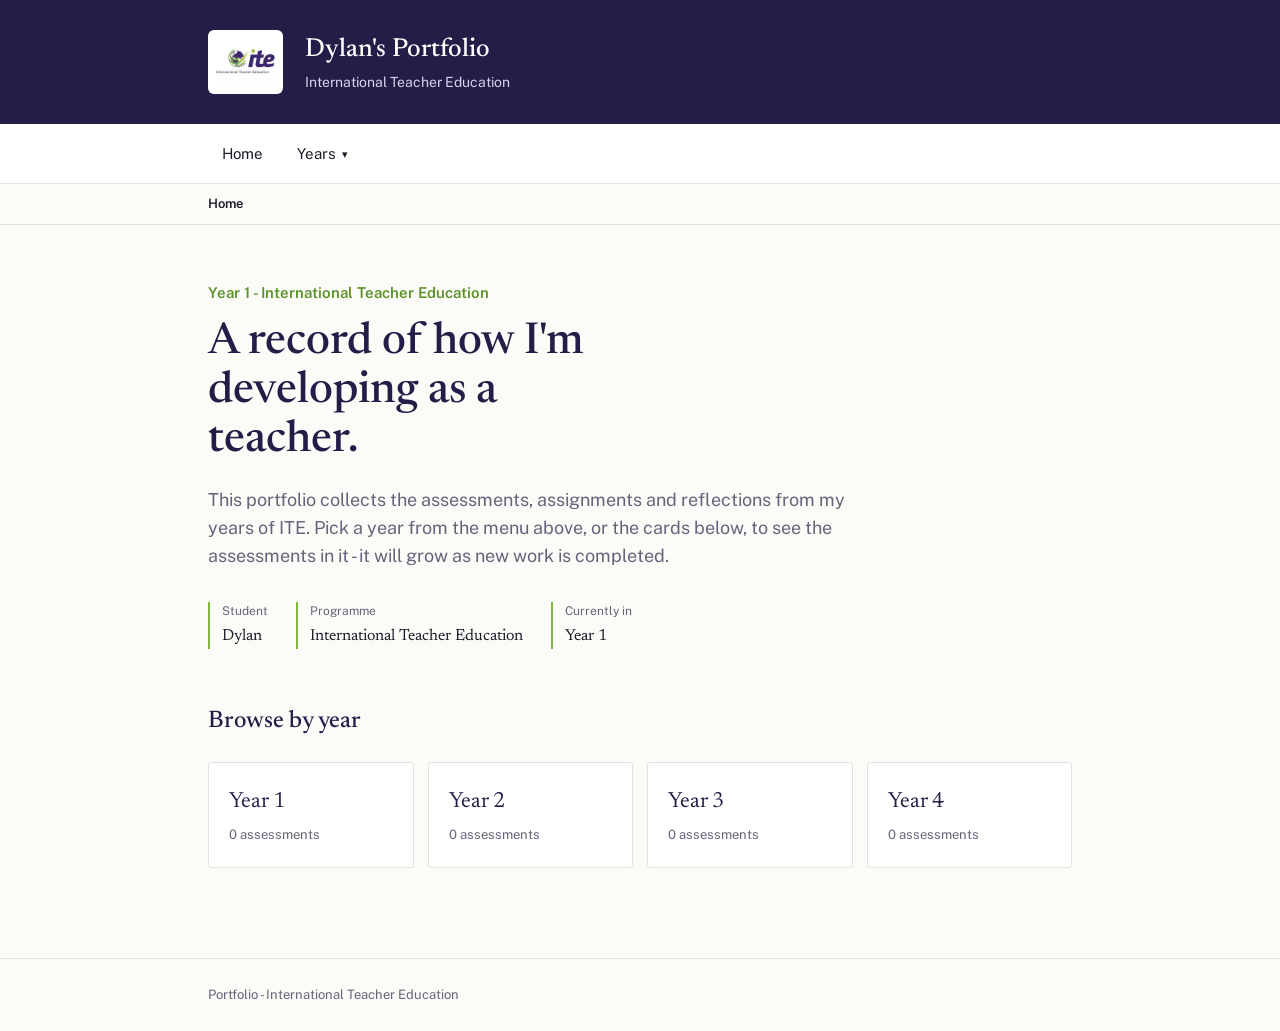
<file: index.html>
<!DOCTYPE html>
<html lang="en">
<head>
<meta charset="UTF-8">
<meta name="viewport" content="width=device-width, initial-scale=1.0">
<title>Dylan's Portfolio - International Teacher Education</title>
<link rel="preconnect" href="https://fonts.googleapis.com">
<link rel="preconnect" href="https://fonts.gstatic.com" crossorigin>
<link href="https://fonts.googleapis.com/css2?family=Newsreader:ital,wght@0,400;0,500;1,400&family=Public+Sans:wght@400;500;600&display=swap" rel="stylesheet">
<link rel="stylesheet" href="css/style.css">
</head>
<body>

<div id="site-chrome"></div>

<section class="hero">
  <div class="wrap">
    <p class="kicker">Year 1 - International Teacher Education</p>
    <h1>A record of how I'm developing as a teacher.</h1>
    <p class="lede">
      This portfolio collects the assessments, assignments and reflections from my
      years of ITE. Pick a year from the menu above, or the cards below, to see
      the assessments in it - it will grow as new work is completed.
    </p>
    <div class="meta-row">
      <div class="meta-item">
        <div class="label">Student</div>
        <div class="value">Dylan</div>
      </div>
      <div class="meta-item">
        <div class="label">Programme</div>
        <div class="value">International Teacher Education</div>
      </div>
      <div class="meta-item">
        <div class="label">Currently in</div>
        <div class="value">Year 1</div>
      </div>
    </div>
  </div>
</section>

<section class="years-section">
  <div class="wrap">
    <h2>Browse by year</h2>
    <div class="year-grid" id="year-links"></div>
  </div>
</section>

<footer class="site-footer">
  <div class="wrap">Portfolio - International Teacher Education</div>
</footer>

<script src="js/data.js"></script>
<script src="js/render.js"></script>
<script>
  renderChrome([{ label: "Home" }]);
  renderHomeYearLinks();
</script>
</body>
</html>
</file>
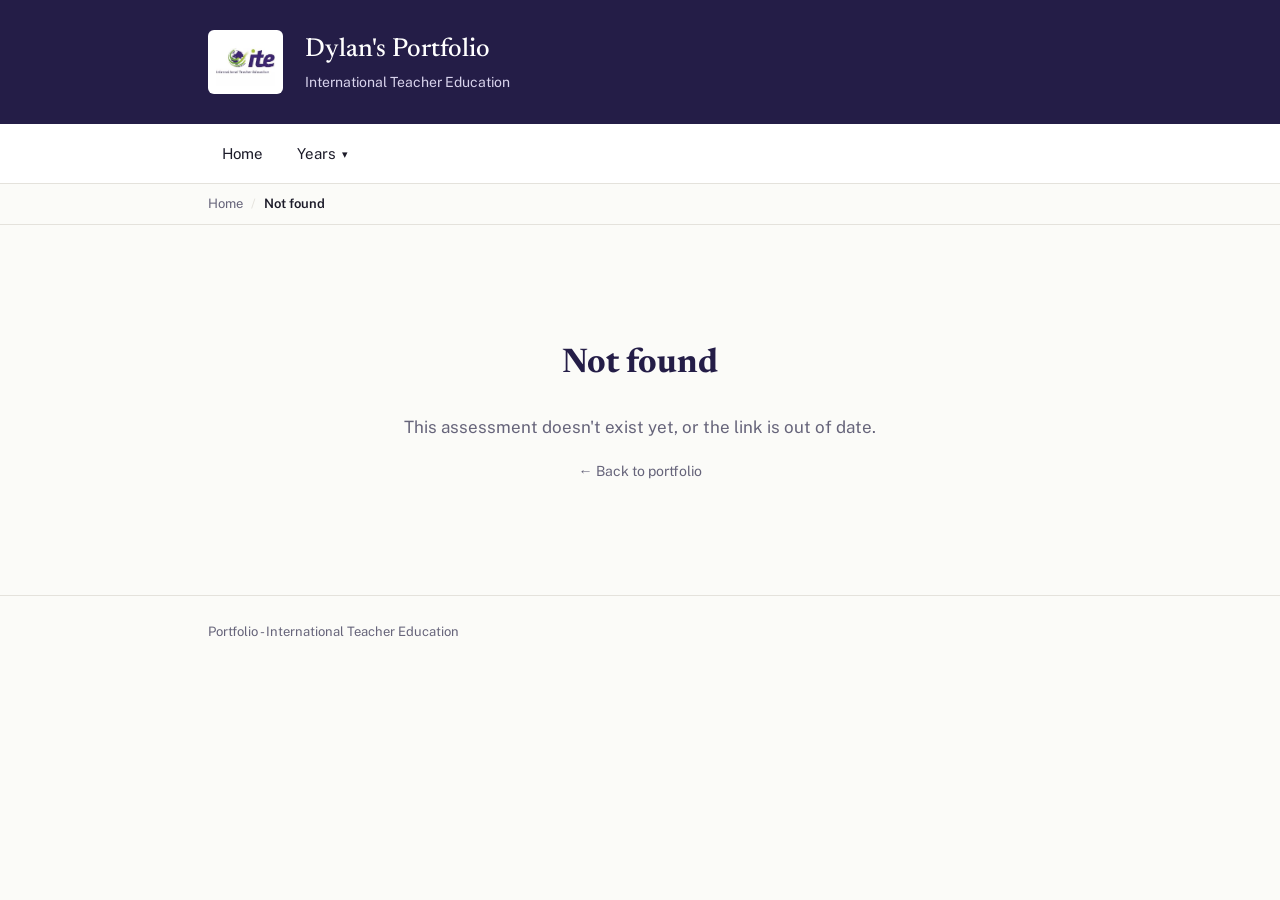
<file: assessment.html>
<!DOCTYPE html>
<html lang="en">
<head>
<meta charset="UTF-8">
<meta name="viewport" content="width=device-width, initial-scale=1.0">
<title>Assessment - Portfolio</title>
<link rel="preconnect" href="https://fonts.googleapis.com">
<link rel="preconnect" href="https://fonts.gstatic.com" crossorigin>
<link href="https://fonts.googleapis.com/css2?family=Newsreader:ital,wght@0,400;0,500;1,400&family=Public+Sans:wght@400;500;600&display=swap" rel="stylesheet">
<link rel="stylesheet" href="css/style.css">
</head>
<body>

<div id="site-chrome"></div>

<div id="detail-container"></div>

<footer class="site-footer">
  <div class="wrap">Portfolio - International Teacher Education</div>
</footer>

<script src="js/data.js"></script>
<script src="js/render.js"></script>
<script>renderDetail();</script>
</body>
</html>
</file>
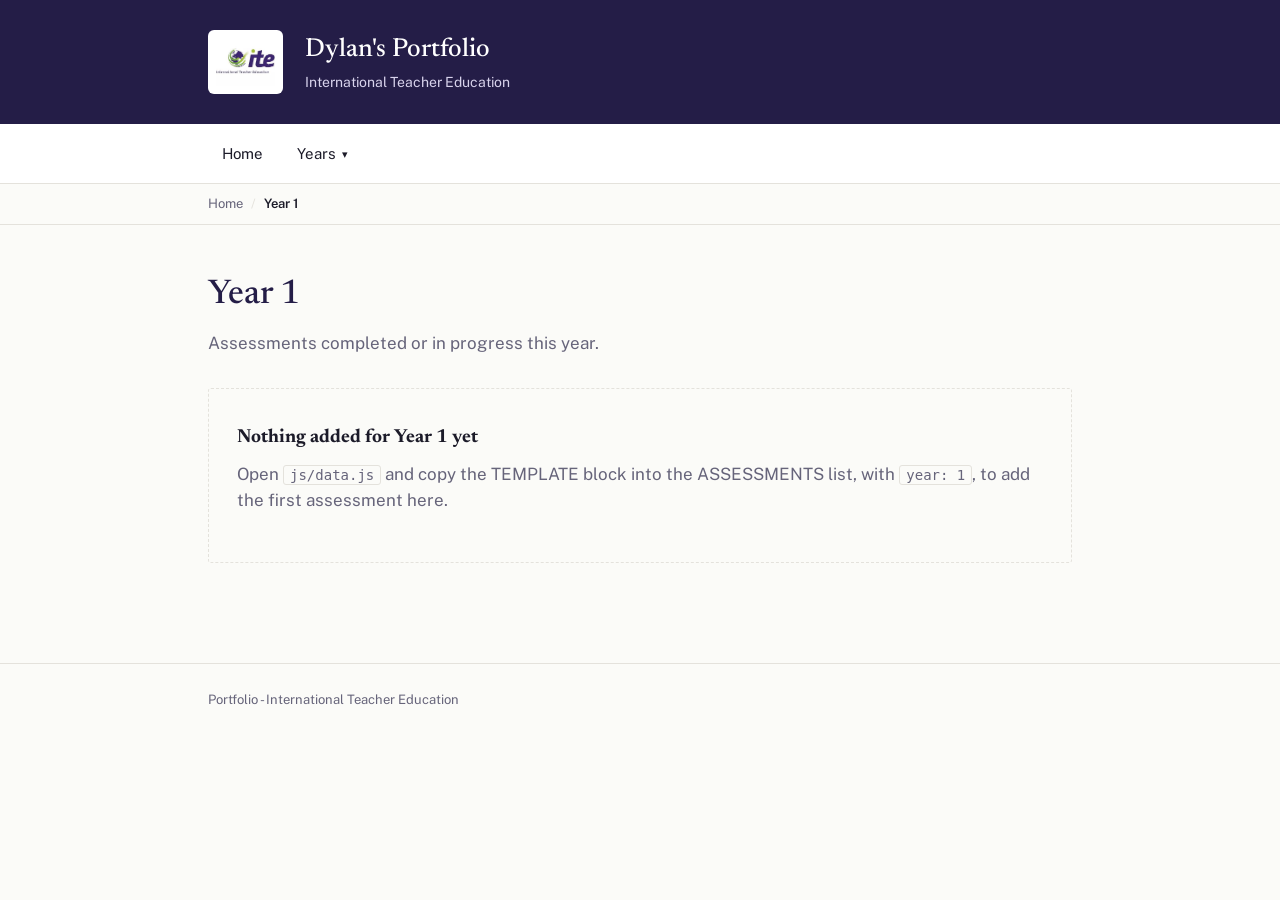
<file: year.html>
<!DOCTYPE html>
<html lang="en">
<head>
<meta charset="UTF-8">
<meta name="viewport" content="width=device-width, initial-scale=1.0">
<title>Year — Portfolio</title>
<link rel="preconnect" href="https://fonts.googleapis.com">
<link rel="preconnect" href="https://fonts.gstatic.com" crossorigin>
<link href="https://fonts.googleapis.com/css2?family=Newsreader:ital,wght@0,500;1,400&family=Public+Sans:wght@400;500;600&display=swap" rel="stylesheet">
<link rel="stylesheet" href="css/style.css">
</head>
<body>

<div id="site-chrome"></div>

<section class="year-header">
  <div class="wrap">
    <h1 id="year-title">Year</h1>
    <p class="section-note">Assessments completed or in progress this year.</p>
  </div>
</section>

<section class="year-body">
  <div class="wrap">
    <div class="assessment-grid" id="year-grid"></div>
  </div>
</section>

<footer class="site-footer">
  <div class="wrap">Portfolio - International Teacher Education</div>
</footer>

<script src="js/data.js"></script>
<script src="js/render.js"></script>
<script>renderYear();</script>
</body>
</html>
</file>
<file: css/style.css>
/* ITE Portfolio — design tokens */
:root {
  --bg: #FBFBF8;
  --paper: #FFFFFF;
  --ink: #1C1B29;
  --muted: #66647A;
  --line: #E4E2DC;
  --purple: #3E3372;
  --purple-deep: #241D47;
  --green: #7FB93F;
  --green-deep: #5C9128;
  --radius: 3px;
  --serif: "Newsreader", Georgia, "Times New Roman", serif;
  --sans: "Public Sans", -apple-system, BlinkMacSystemFont, "Segoe UI", sans-serif;
}

* { box-sizing: border-box; }
html { scroll-behavior: smooth; }

body {
  margin: 0;
  background: var(--bg);
  color: var(--ink);
  font-family: var(--sans);
  font-size: 17px;
  line-height: 1.55;
  -webkit-font-smoothing: antialiased;
}

a { color: inherit; }

.wrap {
  max-width: 920px;
  margin: 0 auto;
  padding: 0 28px;
}

/* ---------------- Banner (prominent logo) ---------------- */
.banner {
  background: var(--purple-deep);
  color: #fff;
}

.banner-inner {
  display: flex;
  align-items: center;
  gap: 22px;
  padding: 30px 28px;
}

.banner-logo {
  height: 64px;
  width: auto;
  display: block;
  background: #fff;
  padding: 8px;
  border-radius: 6px;
}

.banner-title {
  font-family: var(--serif);
  font-weight: 500;
  font-size: 26px;
}

.banner-sub {
  font-size: 14px;
  color: #D8D3EC;
  margin-top: 2px;
}

/* ---------------- Nav bar + dropdown ---------------- */
.site-nav-bar {
  background: var(--paper);
  border-bottom: 1px solid var(--line);
}

.nav-inner {
  display: flex;
  align-items: center;
  gap: 6px;
  padding: 6px 28px;
}

.nav-link {
  font-size: 15px;
  color: var(--ink);
  text-decoration: none;
  padding: 12px 14px;
  border: none;
  background: none;
  font-family: var(--sans);
  cursor: pointer;
  display: inline-flex;
  align-items: center;
  gap: 6px;
}

.nav-link:hover { color: var(--purple); }

.chev { font-size: 11px; margin-top: 1px; }

.dropdown { position: relative; }

.dropdown-menu {
  display: none;
  position: absolute;
  top: 100%;
  left: 0;
  background: var(--paper);
  border: 1px solid var(--line);
  border-radius: var(--radius);
  box-shadow: 0 8px 20px rgba(28, 27, 41, 0.08);
  min-width: 160px;
  padding: 6px;
  z-index: 20;
}

.dropdown-menu.open { display: block; }

.dropdown-item {
  display: block;
  padding: 9px 12px;
  font-size: 14px;
  text-decoration: none;
  color: var(--ink);
  border-radius: 3px;
}

.dropdown-item:hover { background: var(--bg); color: var(--purple); }

/* ---------------- Breadcrumb ---------------- */
.breadcrumb {
  background: var(--bg);
  border-bottom: 1px solid var(--line);
  font-size: 13px;
  color: var(--muted);
}

.breadcrumb .wrap { padding-top: 10px; padding-bottom: 10px; }

.breadcrumb a { text-decoration: none; color: var(--muted); }
.breadcrumb a:hover { color: var(--purple); }
.crumb-sep { margin: 0 8px; color: var(--line); }
.crumb-current { color: var(--ink); font-weight: 600; }

/* ---------------- Hero (home) ---------------- */
.hero { padding: 56px 0 44px; }

.hero .kicker {
  font-size: 15px;
  color: var(--green-deep);
  font-weight: 600;
  margin: 0 0 14px;
}

.hero h1 {
  font-family: var(--serif);
  font-weight: 500;
  font-size: 44px;
  line-height: 1.12;
  margin: 0 0 20px;
  color: var(--purple-deep);
  max-width: 16ch;
}

.hero p.lede {
  font-size: 18px;
  color: var(--muted);
  max-width: 62ch;
  margin: 0;
}

.hero .meta-row {
  display: flex;
  gap: 28px;
  margin-top: 32px;
  flex-wrap: wrap;
}

.hero .meta-item { border-left: 2px solid var(--green); padding-left: 12px; }
.hero .meta-item .label { font-size: 12px; color: var(--muted); margin-bottom: 3px; }
.hero .meta-item .value { font-family: var(--serif); font-size: 16px; color: var(--ink); }

/* ---------------- Year cards (home) ---------------- */
.years-section { padding: 10px 0 90px; }

.years-section h2 {
  font-family: var(--serif);
  font-weight: 500;
  font-size: 24px;
  color: var(--purple-deep);
  margin: 0 0 22px;
}

.year-grid {
  display: grid;
  grid-template-columns: repeat(auto-fit, minmax(150px, 1fr));
  gap: 14px;
}

.year-card {
  display: block;
  text-decoration: none;
  background: var(--paper);
  border: 1px solid var(--line);
  border-radius: var(--radius);
  padding: 22px 20px;
  transition: border-color 0.15s ease;
}

.year-card:hover { border-color: var(--purple); }

.year-card-num {
  font-family: var(--serif);
  font-size: 22px;
  color: var(--purple-deep);
  margin-bottom: 6px;
}

.year-card-count { font-size: 13px; color: var(--muted); }

/* ---------------- Year overview page ---------------- */
.year-header { padding: 44px 0 6px; }

.year-header h1 {
  font-family: var(--serif);
  font-weight: 500;
  font-size: 34px;
  color: var(--purple-deep);
  margin: 0 0 8px;
}

.year-header .section-note { color: var(--muted); margin: 0; }

.year-body { padding: 26px 0 100px; }

.assessment-grid {
  display: grid;
  grid-template-columns: repeat(auto-fill, minmax(230px, 1fr));
  gap: 18px;
}

.assessment-card {
  display: block;
  text-decoration: none;
  color: inherit;
  background: var(--paper);
  border: 1px solid var(--line);
  border-radius: var(--radius);
  overflow: hidden;
  transition: border-color 0.15s ease;
}

.assessment-card:hover { border-color: var(--purple); }

.card-thumb {
  aspect-ratio: 16 / 10;
  background: var(--bg);
  border-bottom: 1px solid var(--line);
  display: flex;
  align-items: center;
  justify-content: center;
  overflow: hidden;
}

.card-thumb img { width: 100%; height: 100%; object-fit: cover; }

.thumb-placeholder {
  font-family: var(--serif);
  font-size: 34px;
  color: var(--line);
}

.card-body { padding: 16px 18px; }

.card-top {
  display: flex;
  justify-content: space-between;
  align-items: flex-start;
  gap: 10px;
  margin-bottom: 6px;
}

.assessment-card h3 {
  font-family: var(--serif);
  font-weight: 500;
  font-size: 18px;
  margin: 0;
  color: var(--ink);
}

.entry-course { font-size: 13px; color: var(--green-deep); font-weight: 600; margin-bottom: 6px; }
.entry-summary { color: var(--muted); font-size: 14px; margin: 0; }

.status-pill {
  display: inline-block;
  font-size: 11px;
  padding: 2px 9px;
  border-radius: 20px;
  border: 1px solid var(--line);
  color: var(--muted);
  white-space: nowrap;
}

.status-completed .status-pill { border-color: var(--green-deep); color: var(--green-deep); }
.status-progress .status-pill { border-color: var(--purple); color: var(--purple); }

/* ---------------- Empty state ---------------- */
.empty-state {
  border: 1px dashed var(--line);
  border-radius: var(--radius);
  padding: 34px 28px;
  color: var(--muted);
}

.empty-state h3 { font-family: var(--serif); font-size: 19px; color: var(--ink); margin: 0 0 8px; }
.empty-state p { margin: 0 0 14px; }
.empty-state code {
  background: var(--bg);
  border: 1px solid var(--line);
  padding: 1px 6px;
  border-radius: 3px;
  font-size: 14px;
}

/* ---------------- Detail page ---------------- */
.detail-header { padding: 44px 0 8px; }

.back-link {
  display: inline-block;
  font-size: 14px;
  color: var(--muted);
  text-decoration: none;
  margin-bottom: 22px;
}

.back-link:hover { color: var(--purple); }

.detail-header h1 {
  font-family: var(--serif);
  font-weight: 500;
  font-size: 34px;
  color: var(--purple-deep);
  margin: 0 0 10px;
}

.detail-meta {
  display: flex;
  gap: 22px;
  flex-wrap: wrap;
  font-size: 14px;
  color: var(--muted);
  margin-bottom: 6px;
}

.detail-body { padding: 24px 0 100px; max-width: 68ch; }

.detail-image {
  width: 100%;
  max-height: 360px;
  object-fit: cover;
  border-radius: var(--radius);
  border: 1px solid var(--line);
  margin-bottom: 8px;
}

.detail-body h2 {
  font-family: var(--serif);
  font-weight: 500;
  font-size: 21px;
  color: var(--purple-deep);
  margin: 34px 0 10px;
}

.detail-body p { color: var(--ink); }

.file-list { list-style: none; padding: 0; margin: 0; }
.file-list li { padding: 10px 14px; border: 1px solid var(--line); border-radius: var(--radius); margin-bottom: 8px; }
.file-list a { text-decoration: none; color: var(--purple); font-weight: 600; }
.file-list a:hover { text-decoration: underline; }

.not-found { padding: 90px 0; text-align: center; color: var(--muted); }

/* ---------------- Footer ---------------- */
.site-footer {
  border-top: 1px solid var(--line);
  padding: 26px 0;
  color: var(--muted);
  font-size: 13px;
}

/* ---------------- Responsive ---------------- */
@media (max-width: 640px) {
  .hero h1 { font-size: 32px; }
  .banner-inner { padding: 22px 20px; gap: 14px; }
  .banner-logo { height: 48px; }
  .banner-title { font-size: 21px; }
  .nav-inner { padding: 4px 20px; }
}

@media (prefers-reduced-motion: reduce) {
  html { scroll-behavior: auto; }
  .assessment-card, .year-card { transition: none; }
}

a:focus-visible, button:focus-visible {
  outline: 2px solid var(--purple);
  outline-offset: 2px;
}
</file>
